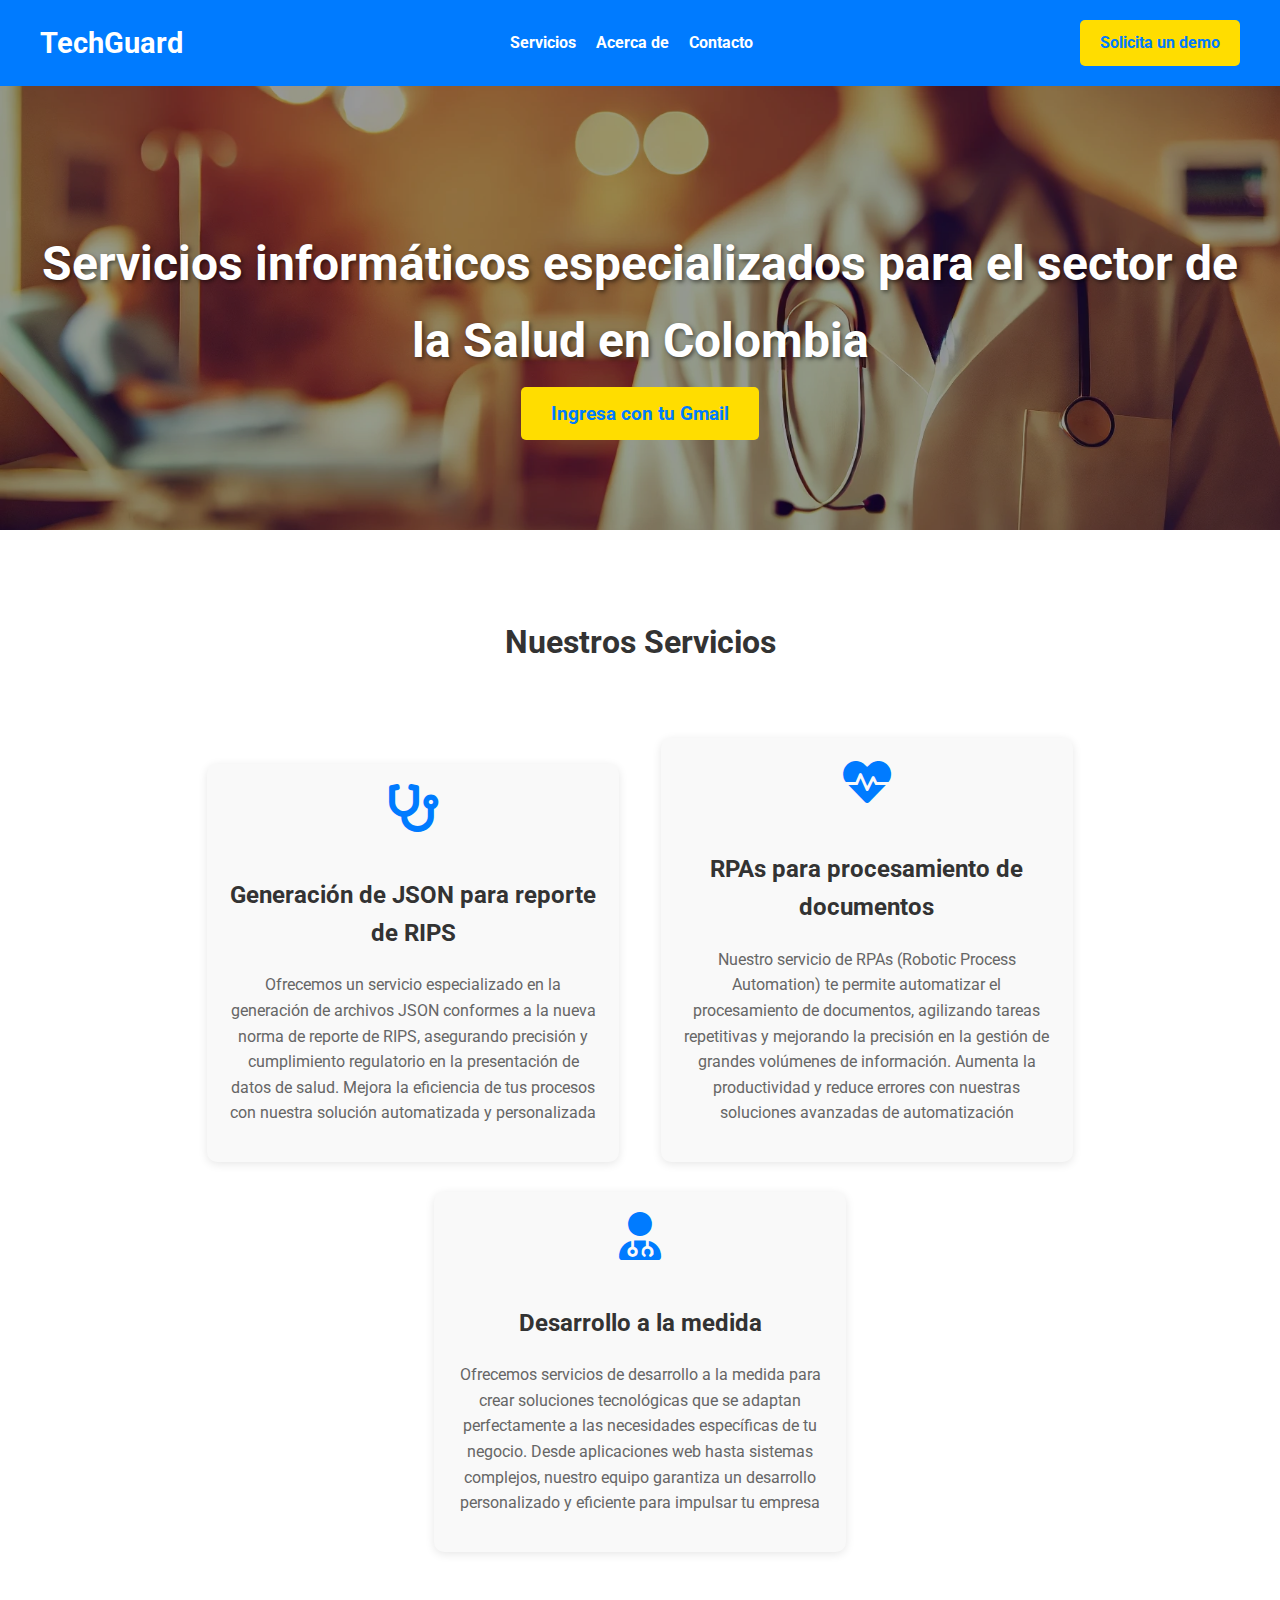
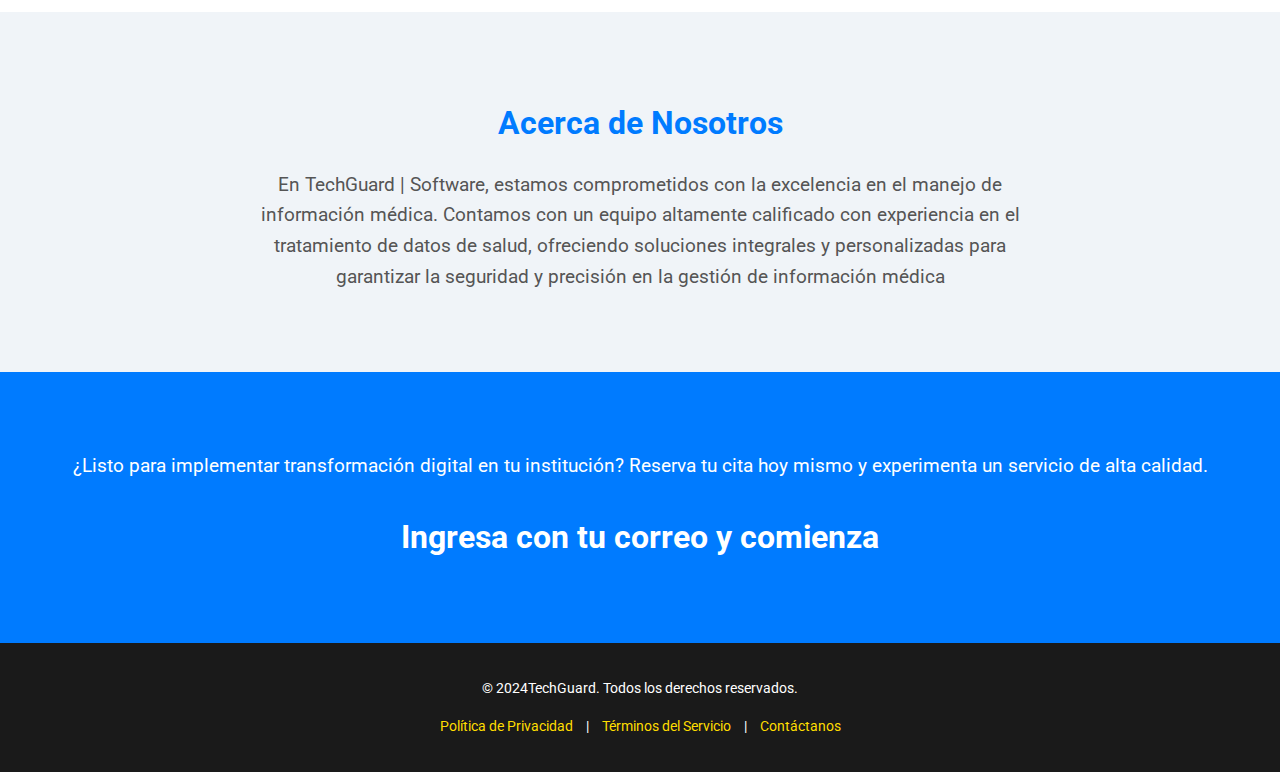
<file: index2.html>
<!DOCTYPE html>
<html lang="es">
<head>
    <meta charset="UTF-8">
    <meta name="viewport" content="width=device-width, initial-scale=1.0">
    <meta name="description" content="Servicios médicos de alta calidad, especializados en el bienestar de su salud. Reserve su cita con los mejores profesionales de la salud.">
    <meta name="keywords" content="Servicios médicos, salud, bienestar, citas médicas, medicina general, especialistas médicos">
    <meta name="author" content="Nombre del Diseñador">

    <title>Salud Integral - Servicios Médicos Profesionales</title>
    
    <!-- Stylesheets -->
    <link rel="stylesheet" href="https://cdnjs.cloudflare.com/ajax/libs/font-awesome/6.0.0-beta3/css/all.min.css">
    <link rel="stylesheet" href="https://fonts.googleapis.com/css2?family=Roboto:wght@400;700&display=swap">

    <style>
        body {
            font-family: 'Roboto', sans-serif;
            margin: 0;
            padding: 0;
            background-color: #f0f4f8;
            color: #333;
            line-height: 1.6;
        }

        header {
            background: #007bff;
            color: #fff;
            padding: 20px 0;
            box-shadow: 0 2px 10px rgba(0, 0, 0, 0.1);
        }

        header .container {
            display: flex;
            justify-content: space-between;
            align-items: center;
            max-width: 1200px;
            margin: 0 auto;
            padding: 0 20px;
        }

        header h1 {
            font-size: 1.8em;
            font-weight: 700;
            margin: 0;
        } 

	   
        nav {
            display: flex;
            gap: 20px;
        }

        nav a {
            color: #fff;
            text-decoration: none;
            font-weight: 700;
            transition: color 0.3s ease;
        }

        nav a:hover {
            color: #ffdd00;
        }

        .cta-btn {
            background-color: #ffdd00;
            color: #007bff;
            padding: 10px 20px;
            border-radius: 5px;
            text-decoration: none;
            font-weight: 700;
            transition: background-color 0.3s ease;
        }

        .cta-btn:hover {
            background-color: #ffc107;
        }

        .hero {
            background-image: url('fondo.png'); /* Reemplaza con una imagen médica de alta calidad */
            background-size: cover;
            background-position: center;
            color: white;
            text-align: center;
            padding: 100px 20px;
            display: flex;
            flex-direction: column;
            justify-content: center;
            align-items: center;
            height: 40%;
            position: relative;
        }

        .hero h2 {
            font-size: 3em;
            margin-bottom: 20px;
            text-shadow: 2px 2px 4px rgba(0, 0, 0, 0.5);
        }

        .hero p {
            font-size: 1.2em;
            margin-bottom: 30px;
            max-width: 700px;
            text-shadow: 1px 1px 3px rgba(0, 0, 0, 0.5);
        }

        .hero .cta-btn {
            font-size: 1.2em;
            padding: 15px 30px;
        }

        .hero::before {
            content: '';
            position: absolute;
            top: 0;
            left: 0;
            width: 100%;
            height: 100%;
            background: rgba(0, 0, 0, 0.4); /* Overlay oscuro para mejorar la legibilidad del texto */
            z-index: 0;
        }

        .hero > * {
            z-index: 1;
        }

        .services {
            background: #fff;
            padding: 60px 20px;
            text-align: center;
        }

        .services h2 {
            font-size: 2em;
            margin-bottom: 40px;
            color: #333;
        }

        .service-item {
            display: inline-block;
            width: 30%;
            margin: 0 1.5%;
            padding: 20px;
            background-color: #f9f9f9;
            border-radius: 10px;
            box-shadow: 0 2px 10px rgba(0, 0, 0, 0.1);
            transition: transform 0.3s ease;
            margin-top: 30px;
        }

        .service-item:hover {
            transform: translateY(-5px);
        }

        .service-item i {
            font-size: 3em;
            color: #007bff;
            margin-bottom: 20px;
        }

        .service-item h3 {
            font-size: 1.5em;
            margin-bottom: 20px;
            color: #333;
        }

        .service-item p {
            font-size: 1em;
            color: #666;
        }

        .about {
            background: #f0f4f8;
            padding: 60px 20px;
            display: flex;
            align-items: center;
            justify-content: center;
        }

        .about-content {
            max-width: 800px;
            text-align: center;
        }

        .about h2 {
            font-size: 2em;
            margin-bottom: 20px;
            color: #007bff;
        }

        .about p {
            font-size: 1.2em;
            color: #555;
        }

        .contact {
            background: #007bff;
            color: white;
            padding: 60px 20px;
            text-align: center;
        }

        .contact h2 {
            font-size: 2em;
            margin-bottom: 20px;
        }

        .contact p {
            font-size: 1.2em;
            margin-bottom: 30px;
	    text-align: center;
        }

        .contact .cta-btn {
            font-size: 1.2em;
            padding: 15px 30px;
            background-color: #ffdd00;
            color: #007bff;
            border-radius: 5px;
        }

        .contact .cta-btn:hover {
            background-color: #ffc107;
        }

        footer {
            background: #1a1a1a;
            color: #fff;
            padding: 20px 0;
            text-align: center;
            font-size: 0.9em;
        }

        footer a {
            color: #ffdd00;
            text-decoration: none;
            margin: 0 10px;
        }

        footer a:hover {
            text-decoration: underline;
        }

        @media (max-width: 768px) {
            .service-item {
                width: 90%;
                margin-bottom: 20px;
            }

            .about {
                padding: 40px 20px;
            }

            .hero h2 {
                font-size: 2.5em;
            }

            .cta-btn {
                width: 100%;
                margin-top: 10px;
            }
        }

    </style>
</head>
<body>
    <header>
        <div class="container">
            <h1>TechGuard</h1>
            <nav>
                <a href="#services">Servicios</a>
                <a href="#about">Acerca de</a>
                <a href="#contact">Contacto</a>
            </nav>
            <a href="#contact" class="cta-btn">Solicita un demo</a>
        </div>
    </header>

    <section class="hero">
        <div>
            <h2>Servicios informáticos especializados para el sector de la Salud en Colombia</h2>
            <a href="#contact" class="cta-btn">Ingresa con tu Gmail</a>
        </div>
    </section>

    <section id="services" class="services">
        <h2>Nuestros Servicios</h2>
        <div class="service-item">
            <i class="fas fa-stethoscope"></i>
            <h3>Generación de JSON para reporte de RIPS</h3>
            <p>Ofrecemos un servicio especializado en la generación de archivos JSON conformes 
		a la nueva norma de reporte de RIPS, asegurando precisión y cumplimiento regulatorio
		en la presentación de datos de salud. Mejora la eficiencia de tus procesos con nuestra
		solución automatizada y personalizada
	    </p>
        </div>
        <div class="service-item">
            <i class="fas fa-heartbeat"></i>
            <h3>RPAs para procesamiento de documentos</h3>
            <p>Nuestro servicio de RPAs (Robotic Process Automation) te permite automatizar el 
	        procesamiento de documentos, agilizando tareas repetitivas y mejorando la precisión en 
		la gestión de grandes volúmenes de información. Aumenta la productividad y reduce errores 
		con nuestras soluciones avanzadas de automatización</p>
        </div>
        <div class="service-item">
            <i class="fas fa-user-md"></i>
            <h3>Desarrollo a la medida</h3>
            <p>Ofrecemos servicios de desarrollo a la medida para crear soluciones tecnológicas que se adaptan 
		perfectamente a las necesidades específicas de tu negocio. Desde aplicaciones web hasta sistemas complejos, 
		nuestro equipo garantiza un desarrollo personalizado y eficiente para impulsar tu empresa</p>
        </div>
    </section>

    <section id="about" class="about">
        <div class="about-content">
            <h2>Acerca de Nosotros</h2>
            <p>En TechGuard | Software, estamos comprometidos con la excelencia en el manejo de información médica. 
		Contamos con un equipo altamente calificado con experiencia en el tratamiento de datos de salud, 
		ofreciendo soluciones integrales y personalizadas para garantizar la seguridad y precisión en la 
		gestión de información médica
	    </p>
        </div>
    </section>

    <section id="contact" class="contact">

	 <p>¿Listo para implementar transformación digital en tu institución? Reserva tu cita hoy mismo y experimenta un servicio de alta calidad.</p>
	    
        <h2>Ingresa con tu correo y comienza</h2>
	
        <div style="width: 15%; margin: 0 auto; text-align: center;">
		<!-- Google Sign-In -->
		<div id="g_id_onload"
			 data-client_id="980822676255-vntch0t28qbesul2bp5oc1galtoi8a97.apps.googleusercontent.com"
			 data-callback="handleCredentialResponse"
			 data-context="use"
			 data-ux_mode="popup"
			 data-auto_select="true"
			 data-itp_support="true">
		</div>
		<div class="g_id_signin"
			 data-type="standard"
			 data-shape="rectangular"
			 data-theme="outline"
			 data-text="signin_with"
			 data-size="large"
			 data-logo_alignment="left">
		</div>
	</div>
	
    </section>

    <footer>
        <p>&copy; 2024TechGuard. Todos los derechos reservados.</p>
        <p><a href="#">Política de Privacidad</a> | <a href="#">Términos del Servicio</a> | <a href="#">Contáctanos</a></p>
    </footer>
</body>
</html>
<script async src="https://pagead2.googlesyndication.com/pagead/js/adsbygoogle.js?client=ca-pub-3573324738855745" crossorigin="anonymous"></script>
<script src="https://accounts.google.com/gsi/client" async defer></script>
  <script>
       function handleCredentialResponse(response) {
           // decodeJwtResponse() is a custom function defined by you
           // to decode the credential response.
           const responsePayload = decodeJwtResponse(response.credential);
           console.log("ID: " + responsePayload.sub);
           console.log('Full Name: ' + responsePayload.name);
           console.log('Given Name: ' + responsePayload.given_name);
           console.log('Family Name: ' + responsePayload.family_name);
           console.log("Image URL: " + responsePayload.picture);
           console.log("Email: " + responsePayload.email);
           const email = responsePayload.email;
           getUserByEmail(email);
           const FullName = responsePayload.name;
	   const GivenName = responsePayload.given_name;
	   const FamilyName = responsePayload.family_name;
           const timestampHoy = new Date().getTime();
           const fechaHoy = new Date(timestampHoy);
           /*const year = fechaHoy.getFullYear();
	   const month = (fechaHoy.getMonth() + 1).toString().padStart(2, '0'); // getMonth() devuelve 0-11, sumamos 1 y rellenamos con 0
           const day = fechaHoy.getDate().toString().padStart(2, '0'); // getDate() devuelve el d�a del mes, rellenamos con 0*/
           const year  = '1970'
           const month = '01'
           const day   = '01'
           const FechaIngreso = `${year}-${month}-${day}`;	   
           const ImageURL = responsePayload.picture;
	   const Email = responsePayload.email;
	   const formData = {
	      FullName,
	      GivenName,
	      FamilyName,
	      FechaIngreso,
	      ImageURL,
	      Email
	   };
           localStorage.setItem("formData", JSON.stringify(formData));     
      }

      // formato de token : JWT header.payload.signature en base64url.
      /*
         {
  	    "header": {
               "alg": "HS256",
               "typ": "JWT"
            },
            "payload": {
               "_id": "12345"
            },
            "signature": "abc123..."
         }
      */
      function decodeJwtResponse(token) {
         var base64Url = token.split('.')[1];
         var base64 = base64Url.replace(/-/g, '+').replace(/_/g, '/');
         var jsonPayload = decodeURIComponent(window.atob(base64).split('').map(function(c) {
           return '%' + ('00' + c.charCodeAt(0).toString(16)).slice(-2);
         }).join(''));
         return JSON.parse(jsonPayload);
      }

      async function getUserByEmail(email) {
    		try {
                      const response = await fetch(`https://www.refactorii.com/getOneGoogleSigninUser/${email}`, {
            		method: 'GET',  // Use GET method for passing data in the URL
            		headers: {
                	   'Content-Type': 'application/json',
            		},
       		   });
                   if (!response.ok) {
                     const formData = JSON.parse(localStorage.getItem("formData"));
                     const nuevoRegistro = await agregarNuevoRegistro(formData);
                     if (nuevoRegistro) {
                       console.log('Registro creado exitosamente:', nuevoRegistro);
                       window.location.href = 'https://wbsckt3.github.io/techGuardRips/index3.html';                  
                     } else {
                       console.error('Error al crear el registro.');
                     }
                     return null;
                  } else {
                    const data = await response.json();
                    if (data.GoogleSigninUser) {
                       window.location.href = 'https://wbsckt3.github.io/techGuardRips/index3.html';
                       return data.GoogleSigninUser;
                    } else {
                      return null;
                    }
                  }                
              } catch (error) {
                   console.error('Error:', error);
                   return null;
                }
        }

        async function agregarNuevoRegistro(registro){
         try {
            const response = await fetch('https://www.refactorii.com/postOneGoogleSigninUser', {
            method: 'POST',
            headers: {
              'Content-Type': 'application/json',
            },
            body: JSON.stringify(registro),
          });
          if (!response.ok) {
            throw new Error('Error en la solicitud');
          }
          const data = await response.json();
          return data.GoogleSigninUser; // Ajusta seg�n la respuesta real del servidor
         } catch (error) {
          console.error('Error:', error);
          return null;
         }
        }

  </script>
</file>
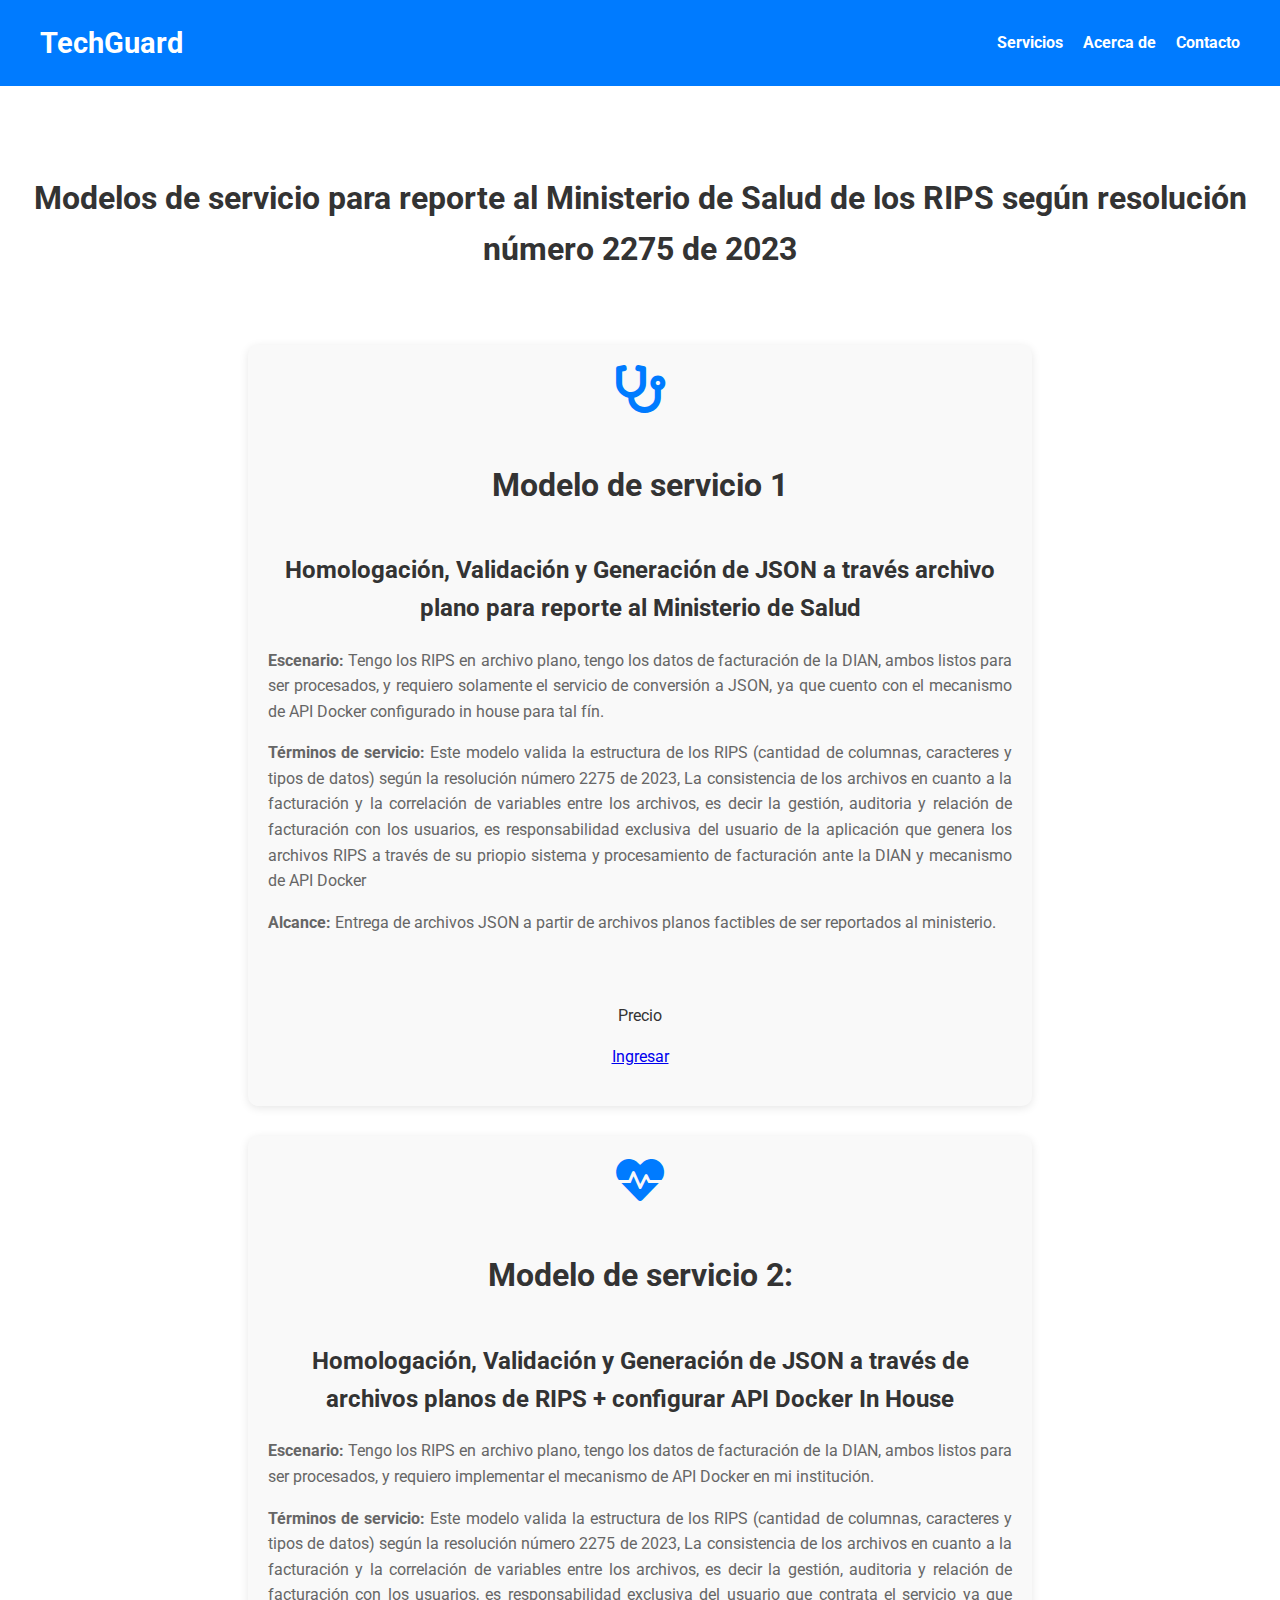
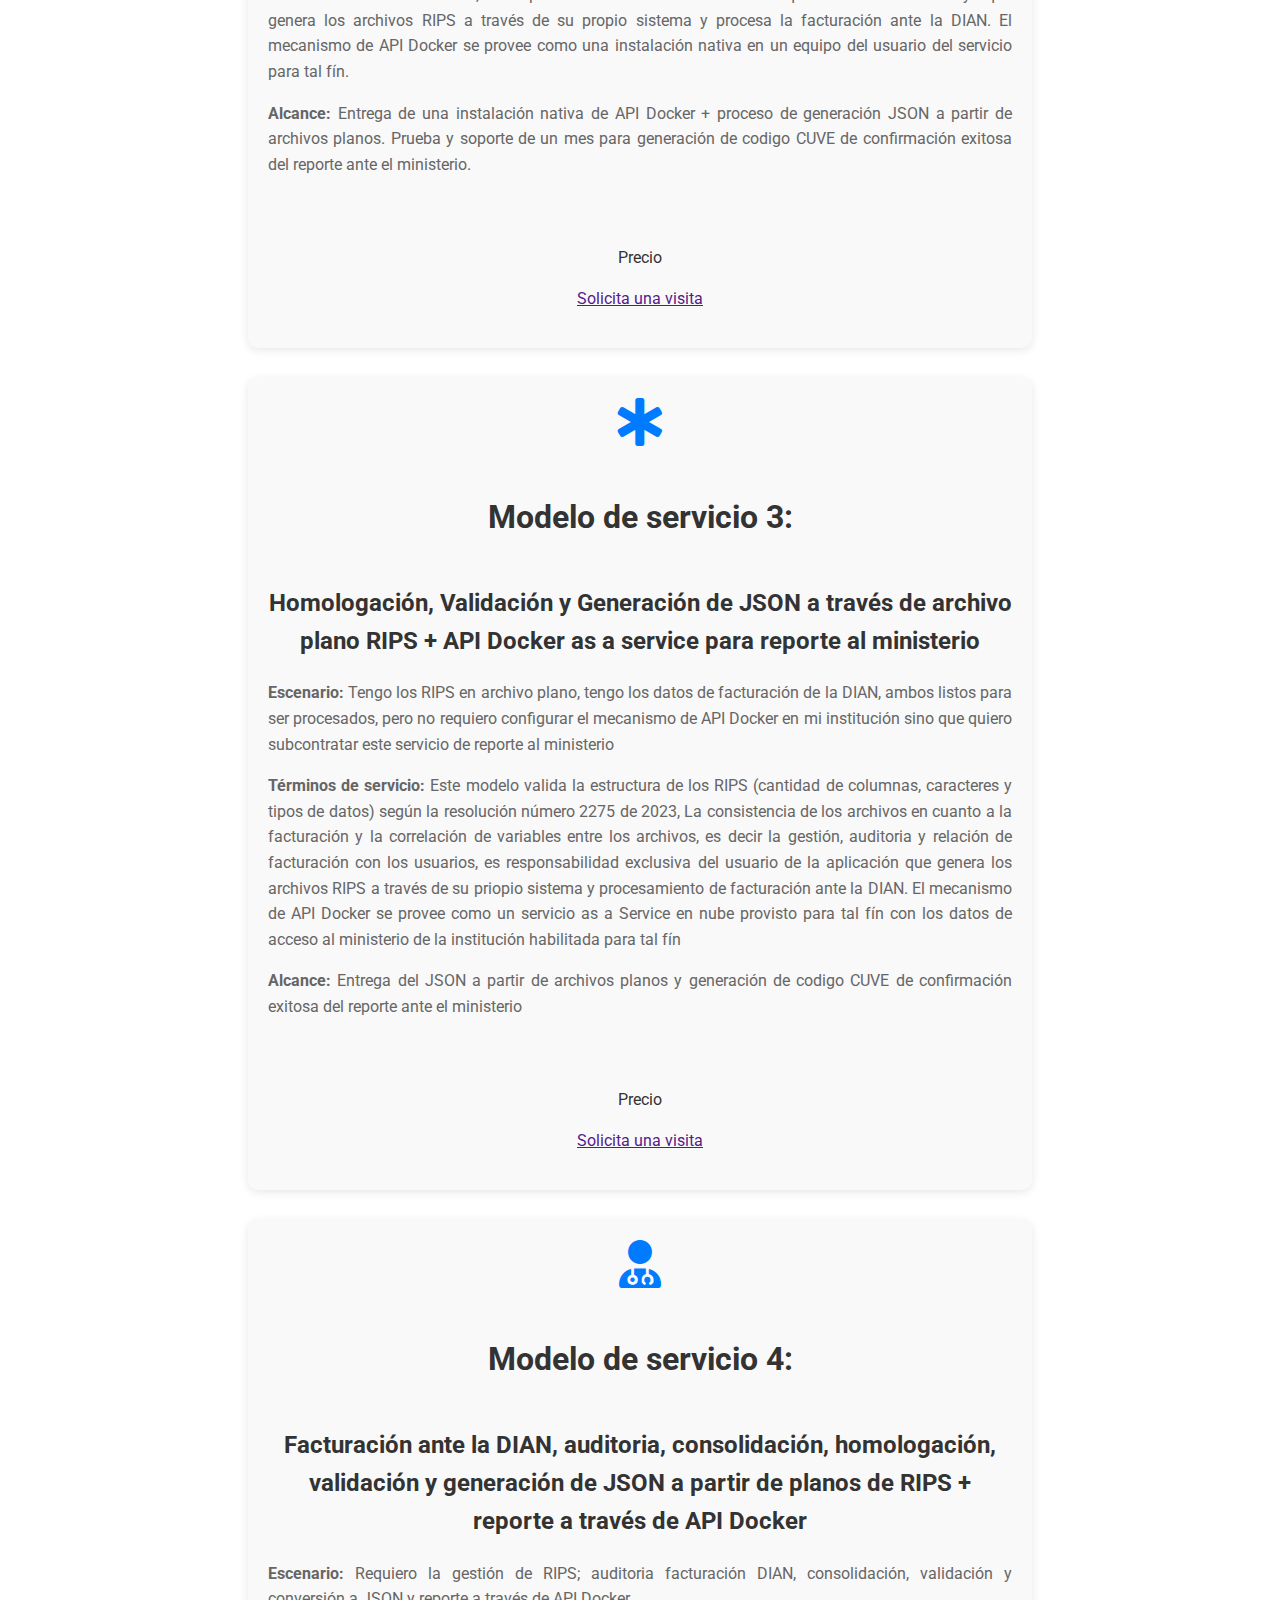
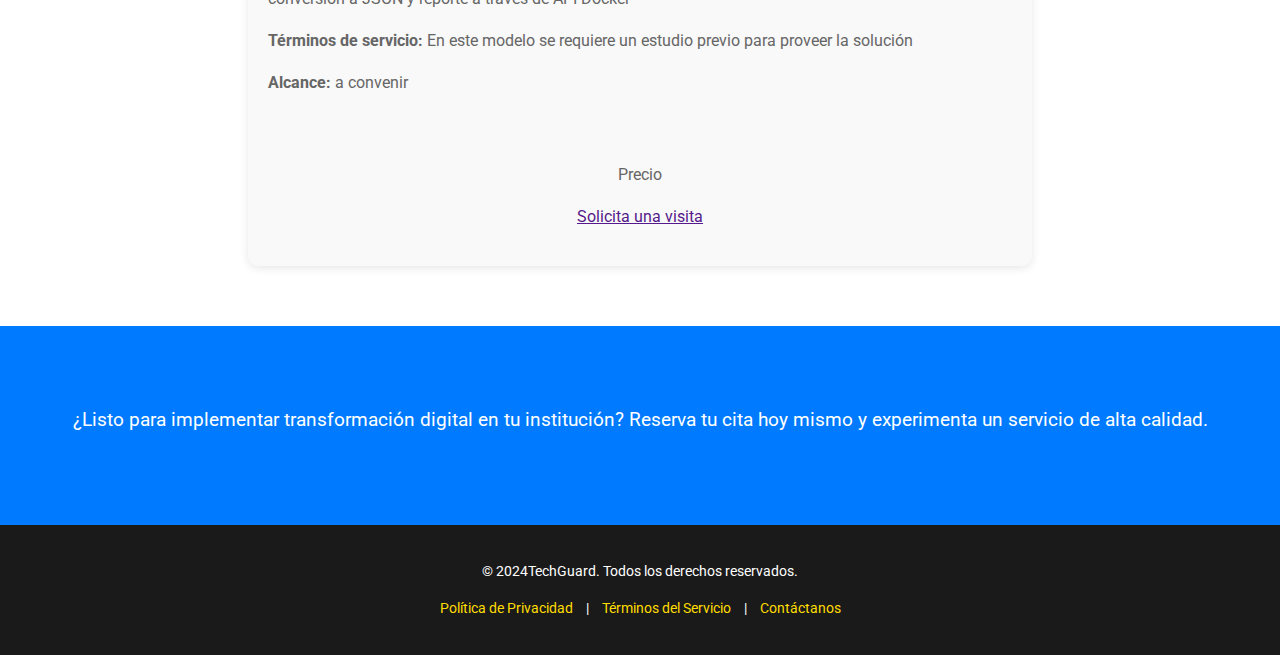
<file: index3.html>
<!DOCTYPE html>
<html lang="es">
<head>
    <meta charset="UTF-8">
    <meta name="viewport" content="width=device-width, initial-scale=1.0">
    <meta name="description" content="Servicios médicos de alta calidad, especializados en el bienestar de su salud. Reserve su cita con los mejores profesionales de la salud.">
    <meta name="keywords" content="Servicios médicos, salud, bienestar, citas médicas, medicina general, especialistas médicos">
    <meta name="author" content="Nombre del Diseñador">

    <title>Servicios en informática médica</title>
    
    <!-- Stylesheets -->
    <link rel="stylesheet" href="https://cdnjs.cloudflare.com/ajax/libs/font-awesome/6.0.0-beta3/css/all.min.css">
    <link rel="stylesheet" href="https://fonts.googleapis.com/css2?family=Roboto:wght@400;700&display=swap">

    <style>
        body {
            font-family: 'Roboto', sans-serif;
            margin: 0;
            padding: 0;
            background-color: #f0f4f8;
            color: #333;
            line-height: 1.6;
        }

        header {
            background: #007bff;
            color: #fff;
            padding: 20px 0;
            box-shadow: 0 2px 10px rgba(0, 0, 0, 0.1);
        }

        header .container {
            display: flex;
            justify-content: space-between;
            align-items: center;
            max-width: 1200px;
            margin: 0 auto;
            padding: 0 20px;
        }

        header h1 {
            font-size: 1.8em;
            font-weight: 700;
            margin: 0;
        } 

	   
        nav {
            display: flex;
            gap: 20px;
        }

        nav a {
            color: #fff;
            text-decoration: none;
            font-weight: 700;
            transition: color 0.3s ease;
        }

        nav a:hover {
            color: #ffdd00;
        }

        .cta-btn {
            background-color: #ffdd00;
            color: #007bff;
            padding: 10px 20px;
            border-radius: 5px;
            text-decoration: none;
            font-weight: 700;
            transition: background-color 0.3s ease;
        }

        .cta-btn:hover {
            background-color: #ffc107;
        }

        .hero {
            background-image: url('fondo.png'); /* Reemplaza con una imagen médica de alta calidad */
            background-size: cover;
            background-position: center;
            color: white;
            text-align: center;
            padding: 100px 20px;
            display: flex;
            flex-direction: column;
            justify-content: center;
            align-items: center;
            height: 40%;
            position: relative;
        }

        .hero h2 {
            font-size: 3em;
            margin-bottom: 20px;
            text-shadow: 2px 2px 4px rgba(0, 0, 0, 0.5);
        }

        .hero p {
            font-size: 1.2em;
            margin-bottom: 30px;
            max-width: 700px;
            text-shadow: 1px 1px 3px rgba(0, 0, 0, 0.5);
        }

        .hero .cta-btn {
            font-size: 1.2em;
            padding: 15px 30px;
        }

        .hero::before {
            content: '';
            position: absolute;
            top: 0;
            left: 0;
            width: 100%;
            height: 100%;
            background: rgba(0, 0, 0, 0.4); /* Overlay oscuro para mejorar la legibilidad del texto */
            z-index: 0;
        }

        .hero > * {
            z-index: 1;
        }

        .services {
            background: #fff;
            padding: 60px 20px;
            text-align: center;
        }

        .services h2 {
            font-size: 2em;
            margin-bottom: 40px;
            color: #333;
        }

        .service-item {
            display: inline-block;
            width: 60%;
            margin: 0 1.5%;
            padding: 20px;
            background-color: #f9f9f9;
            border-radius: 10px;
            box-shadow: 0 2px 10px rgba(0, 0, 0, 0.1);
            transition: transform 0.3s ease;
            margin-top: 30px;
        }

        .service-item:hover {
            transform: translateY(-5px);
        }

        .service-item i {
            font-size: 3em;
            color: #007bff;
            margin-bottom: 20px;
        }

        .service-item h3 {
            font-size: 1.5em;
            margin-bottom: 20px;
            color: #333;
        }

        .service-item p {
            font-size: 1em;
            color: #666;
        }

        .about {
            background: #f0f4f8;
            padding: 60px 20px;
            display: flex;
            align-items: center;
            justify-content: center;
        }

        .about-content {
            max-width: 800px;
            text-align: center;
        }

        .about h2 {
            font-size: 2em;
            margin-bottom: 20px;
            color: #007bff;
        }

        .about p {
            font-size: 1.2em;
            color: #555;
        }

        .contact {
            background: #007bff;
            color: white;
            padding: 60px 20px;
            text-align: center;
        }

        .contact h2 {
            font-size: 2em;
            margin-bottom: 20px;
        }

        .contact p {
            font-size: 1.2em;
            margin-bottom: 30px;
	    text-align: center;
        }

        .contact .cta-btn {
            font-size: 1.2em;
            padding: 15px 30px;
            background-color: #ffdd00;
            color: #007bff;
            border-radius: 5px;
        }

        .contact .cta-btn:hover {
            background-color: #ffc107;
        }

        footer {
            background: #1a1a1a;
            color: #fff;
            padding: 20px 0;
            text-align: center;
            font-size: 0.9em;
        }

        footer a {
            color: #ffdd00;
            text-decoration: none;
            margin: 0 10px;
        }

        footer a:hover {
            text-decoration: underline;
        }

        @media (max-width: 768px) {
            .service-item {
                width: 90%;
                margin-bottom: 20px;
            }

            .about {
                padding: 40px 20px;
            }

            .hero h2 {
                font-size: 2.5em;
            }

            .cta-btn {
                width: 100%;
                margin-top: 10px;
            }
        }

    </style>
</head>
<body>
    <header>
        <div class="container">
            <h1>TechGuard</h1>
            <nav>
                <a href="#services">Servicios</a>
                <a href="#about">Acerca de</a>
                <a href="#contact">Contacto</a>
            </nav>
        </div>
    </header>

    <section id="services" class="services">
        <h2>Modelos de servicio para reporte al Ministerio de Salud de los RIPS según resolución número 2275 de 2023</h2>
        <div class="service-item">
            <i class="fas fa-stethoscope"></i>
            <h2>Modelo de servicio 1</h2> 
	    <h3>Homologación, Validación y Generación de JSON a través archivo plano para reporte al Ministerio de Salud</h3>
             <p style="text-align: justify">
		<b>Escenario:</b> Tengo los RIPS en archivo plano, tengo los datos de facturación de la DIAN, ambos listos para ser procesados, 
		y requiero solamente el servicio de conversión a JSON, ya que cuento con el mecanismo de API Docker configurado in house para tal fín.
	    </p> 
	    <p style="text-align: justify"> 
		<b>Términos de servicio:</b> Este modelo valida la estructura de los RIPS (cantidad de columnas, caracteres y tipos de datos) según la resolución número 2275 de 2023,
            	La consistencia de los archivos en cuanto a la facturación y la correlación de variables entre los archivos, es decir la gestión, auditoria y
            	relación de facturación con los usuarios, es responsabilidad exclusiva del usuario de la aplicación
            	que genera los archivos RIPS a través de su priopio sistema y procesamiento de facturación ante la DIAN y mecanismo de API Docker <br>
            </p>
	     <p style="text-align: justify">
                <b>Alcance: </b> Entrega de archivos JSON a partir de archivos planos factibles de ser reportados al ministerio.
	     </p>
		<br><br> Precio
		   <p> <a href="https://wbsckt3.github.io/techGuardRips/"> Ingresar </a> </p>
	    </p>
        </div>
	<div class="service-item">
            <i class="fas fa-heartbeat"></i>
             <h2>Modelo de servicio 2: </h2> 
	     <h3>Homologación, Validación y Generación de JSON a través de archivos planos de RIPS + configurar API Docker In House</h3>
             <p style="text-align: justify">
		    <b>Escenario: </b> Tengo los RIPS en archivo plano, tengo los datos de facturación de la DIAN, ambos listos para ser procesados, 
		    y requiero implementar el mecanismo de API Docker en mi institución.
	     </p>
	     <p style="text-align: justify">
		    <b>Términos de servicio: </b> Este modelo valida la estructura de los RIPS (cantidad de columnas, caracteres y tipos de datos) según la resolución número 2275 de 2023,
            	La consistencia de los archivos en cuanto a la facturación y la correlación de variables entre los archivos, es decir la gestión, auditoria y
            	relación de facturación con los usuarios, es responsabilidad exclusiva del usuario que contrata el servicio ya que genera los archivos RIPS a través de su 
		propio sistema y procesa la facturación ante la DIAN. El mecanismo de API Docker se provee como
		una instalación nativa en un equipo del usuario del servicio para tal fín. <br>
             </p>
	      <p style="text-align: justify">
                <b>Alcance:</b> Entrega de una instalación nativa de API Docker + proceso de generación JSON a partir de archivos planos. Prueba y soporte de un mes para
		   generación de codigo CUVE de confirmación exitosa del reporte ante el ministerio.
	     </p>
		<br><br> Precio
		   <p> <a href=""> Solicita una visita </a> </p>
	    </p>
        </div>
	<div class="service-item">
            <i class="fa-solid fa-star-of-life"></i>
	    <h2>Modelo de servicio 3: </h2> 
            <h3>Homologación, Validación y Generación de JSON a través de archivo plano RIPS + API Docker as a service para reporte al ministerio</h3>
            <p style="text-align: justify">
		<b>Escenario: </b> Tengo los RIPS en archivo plano, tengo los datos de facturación de la DIAN, ambos listos para ser procesados, 
		pero no requiero configurar el mecanismo de API Docker en mi institución sino que quiero subcontratar este servicio de reporte al ministerio
	    </p>
	    <p style="text-align: justify">
		    <b>Términos de servicio:</b>  
		Este modelo valida la estructura de los RIPS (cantidad de columnas, caracteres y tipos de datos) según la resolución número 2275 de 2023,
            	La consistencia de los archivos en cuanto a la facturación y la correlación de variables entre los archivos, es decir la gestión, auditoria y
            	relación de facturación con los usuarios, es responsabilidad exclusiva del usuario de la aplicación
            	que genera los archivos RIPS a través de su priopio sistema y procesamiento de facturación ante la DIAN. El mecanismo de API Docker se provee como
		un servicio as a Service en nube provisto para tal fín con los datos de acceso al ministerio de la institución habilitada para tal fín  <br>
            </p>
	    <p style="text-align: justify">
                <b>Alcance:</b> Entrega del JSON a partir de archivos planos y generación de codigo CUVE de confirmación exitosa del reporte ante el ministerio
	    </p>
		<br><br> Precio
		   <p> <a href=""> Solicita una visita </a> </p>
	    </p>
        </div>
        <div class="service-item">
            <i class="fas fa-user-md"></i>
	    <h2>Modelo de servicio 4: </h2> 
            <h3>Facturación ante la DIAN, auditoria, consolidación, homologación, validación y generación de JSON a partir de planos de RIPS + reporte a través de API Docker</h3>
	    <p style="text-align: justify">
		    <b>Escenario:</b> Requiero la gestión de RIPS; auditoria facturación DIAN, consolidación, validación y conversión a JSON y reporte a través de API Docker</b> 
	    </p>
	    <p style="text-align: justify">
		    <b>Términos de servicio:</b> En este modelo se requiere un estudio previo para proveer la solución 
	    </p>
	    <p style="text-align: justify">
                <b>Alcance:</b> a convenir
	     </p>
            <p><br><br> Precio </p>
	    <p> <a href=""> Solicita una visita </a> </p>
        </div>
    </section>

    <section id="contact" class="contact">

	 <p>¿Listo para implementar transformación digital en tu institución? Reserva tu cita hoy mismo y experimenta un servicio de alta calidad.</p>
	
    </section>

    <footer>
        <p>&copy; 2024TechGuard. Todos los derechos reservados.</p>
        <p><a href="#">Política de Privacidad</a> | <a href="#">Términos del Servicio</a> | <a href="#">Contáctanos</a></p>
    </footer>
</body>
</html>
<script async src="https://pagead2.googlesyndication.com/pagead/js/adsbygoogle.js?client=ca-pub-3573324738855745" crossorigin="anonymous"></script>
<script src="https://accounts.google.com/gsi/client" async defer></script>
  <script>
       function handleCredentialResponse(response) {
           // decodeJwtResponse() is a custom function defined by you
           // to decode the credential response.
           const responsePayload = decodeJwtResponse(response.credential);
           console.log("ID: " + responsePayload.sub);
           console.log('Full Name: ' + responsePayload.name);
           console.log('Given Name: ' + responsePayload.given_name);
           console.log('Family Name: ' + responsePayload.family_name);
           console.log("Image URL: " + responsePayload.picture);
           console.log("Email: " + responsePayload.email);
           const email = responsePayload.email;
           getUserByEmail(email);
           const FullName = responsePayload.name;
	   const GivenName = responsePayload.given_name;
	   const FamilyName = responsePayload.family_name;
           const timestampHoy = new Date().getTime();
           const fechaHoy = new Date(timestampHoy);
           /*const year = fechaHoy.getFullYear();
	   const month = (fechaHoy.getMonth() + 1).toString().padStart(2, '0'); // getMonth() devuelve 0-11, sumamos 1 y rellenamos con 0
           const day = fechaHoy.getDate().toString().padStart(2, '0'); // getDate() devuelve el d�a del mes, rellenamos con 0*/
           const year  = '1970'
           const month = '01'
           const day   = '01'
           const FechaIngreso = `${year}-${month}-${day}`;	   
           const ImageURL = responsePayload.picture;
	   const Email = responsePayload.email;
	   const formData = {
	      FullName,
	      GivenName,
	      FamilyName,
	      FechaIngreso,
	      ImageURL,
	      Email
	   };
           localStorage.setItem("formData", JSON.stringify(formData));     
      }

      // formato de token : JWT header.payload.signature en base64url.
      /*
         {
  	    "header": {
               "alg": "HS256",
               "typ": "JWT"
            },
            "payload": {
               "_id": "12345"
            },
            "signature": "abc123..."
         }
      */
      function decodeJwtResponse(token) {
         var base64Url = token.split('.')[1];
         var base64 = base64Url.replace(/-/g, '+').replace(/_/g, '/');
         var jsonPayload = decodeURIComponent(window.atob(base64).split('').map(function(c) {
           return '%' + ('00' + c.charCodeAt(0).toString(16)).slice(-2);
         }).join(''));
         return JSON.parse(jsonPayload);
      }

      async function getUserByEmail(email) {
    		try {
                      const response = await fetch(`https://www.refactorii.com/getOneGoogleSigninUser/${email}`, {
            		method: 'GET',  // Use GET method for passing data in the URL
            		headers: {
                	   'Content-Type': 'application/json',
            		},
       		   });
                   if (!response.ok) {
                     const formData = JSON.parse(localStorage.getItem("formData"));
                     const nuevoRegistro = await agregarNuevoRegistro(formData);
                     if (nuevoRegistro) {
                       console.log('Registro creado exitosamente:', nuevoRegistro);
                       window.location.href = 'https://wbsckt3.github.io/techGuardRips';                  
                     } else {
                       console.error('Error al crear el registro.');
                     }
                     return null;
                  } else {
                    const data = await response.json();
                    if (data.GoogleSigninUser) {
                       window.location.href = 'https://wbsckt3.github.io/techGuardRips';
                       return data.GoogleSigninUser;
                    } else {
                      return null;
                    }
                  }                
              } catch (error) {
                   console.error('Error:', error);
                   return null;
                }
        }

        async function agregarNuevoRegistro(registro){
         try {
            const response = await fetch('https://www.refactorii.com/postOneGoogleSigninUser', {
            method: 'POST',
            headers: {
              'Content-Type': 'application/json',
            },
            body: JSON.stringify(registro),
          });
          if (!response.ok) {
            throw new Error('Error en la solicitud');
          }
          const data = await response.json();
          return data.GoogleSigninUser; // Ajusta seg�n la respuesta real del servidor
         } catch (error) {
          console.error('Error:', error);
          return null;
         }
        }

  </script>
</file>
